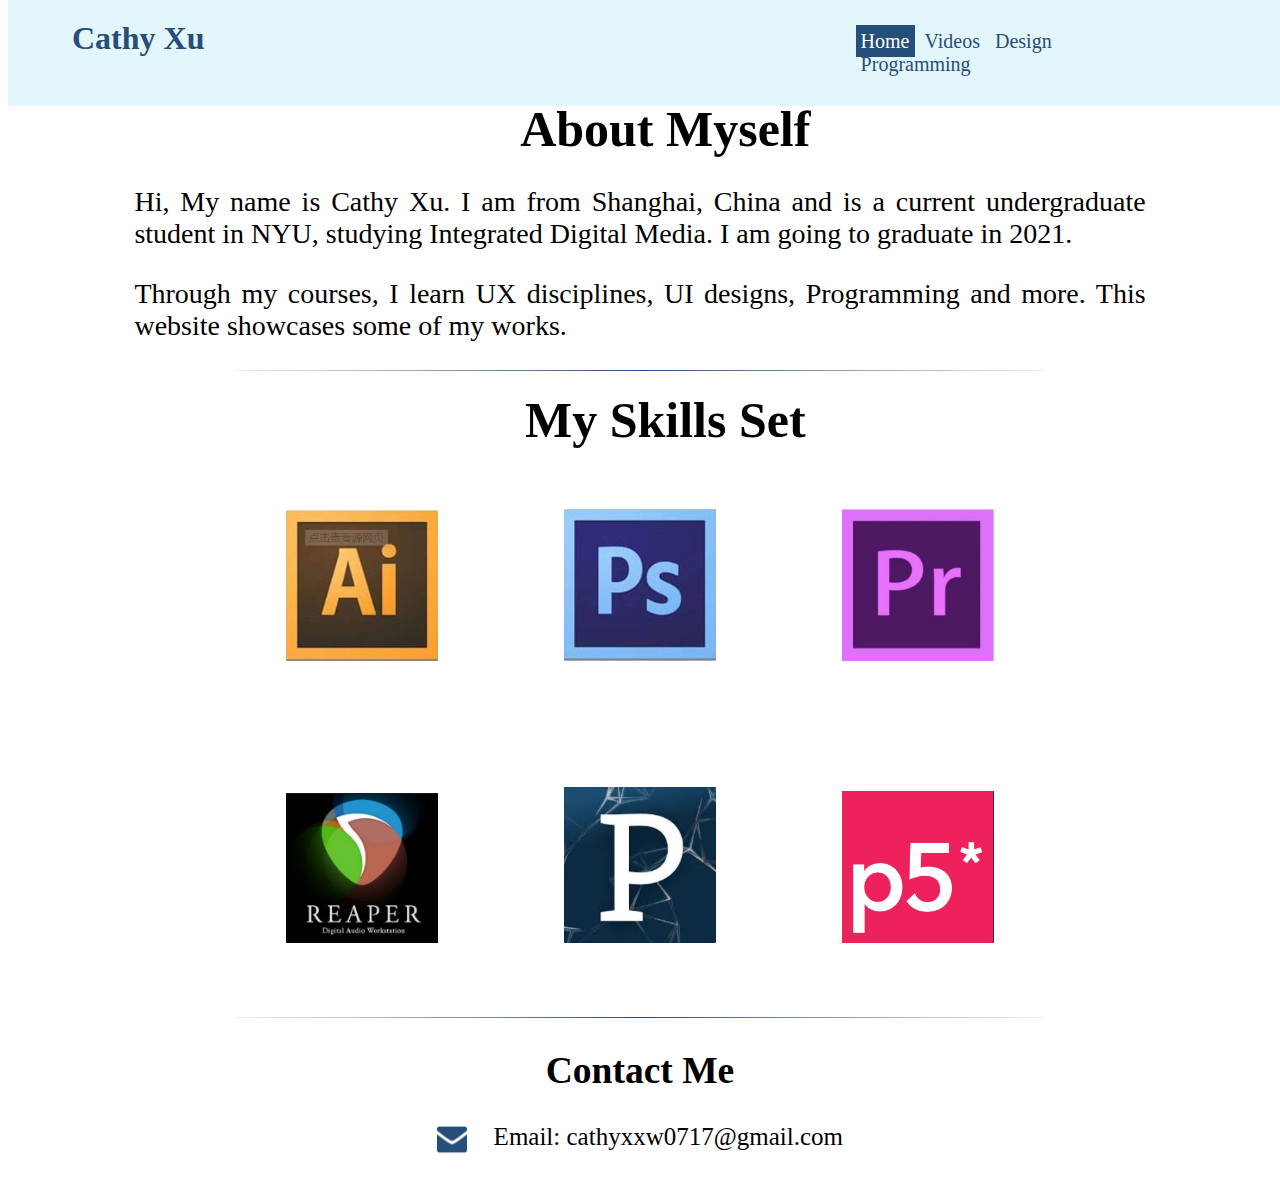
<file: Week_10/index.html>
<!DOCTYPE html>
<html>

<head>
    <meta charset="utf-8">
    <meta name="viewport" content="width=device-width, initial-scale=1.0">
    <title>Personal Portfolio</title>
    <!--Style Sheet linked-->
    <link href="css/style.css" rel="stylesheet">
</head>

<body>
    <!--Header Coding start from here, I have created heading of the portfolio in h1 tag and then I have created navigation menu by using nav tag and anchor tag inside it.-->
    <header>
        <h1 class="text">Cathy Xu</h1>
        <nav>
            <a class="active" href="index.html">Home</a>
            <a href="videos.html">Videos</a>
            <a href="ui.html">Design</a>
            <a href="programming.html">Programming</a>
        </nav>
    </header>
    <!-- Header tag end here-->
    <!-- Container coding start from here, I have created all other sections inside it
        1-Intro
		2-Skills
        3-Footer
        -->
    <div id="container">
        <!--My introduction section Start from here-->
        <section id="intro">
            <h1>About Myself</h1>
            <p>Hi, My name is Cathy Xu. I am from Shanghai, China and is a current undergraduate student in NYU, studying Integrated Digital Media. I am going to graduate in 2021. </p>
            <p>Through my courses, I learn UX disciplines, UI designs, Programming and more. This website showcases some of my works.</p>
        </section>
        <!--My Introduction End here-->
        <hr class="hr-style">
        <!--My Skills Section start from here, I have specified my Skills here by the use of images.-->
        <section id="skills">
            <h1>My Skills Set</h1>
            <div class="images">
                <img src="img/skills/SKILL1.png">
                <img src="img/skills/SKILL2.png">
                <img src="img/skills/SKILL3.png">
                <img src="img/skills/SKILL4.png">
                <img src="img/skills/SKILL5.png">
                <img src="img/skills/SKILL6.png">
            </div>
        </section>
        <!--My Skills section End here-->
        <hr class="hr-style">
        <!--Footer Section Start from here that contains my contact info-->
        <footer>
            <h2>Contact Me</h2>
            <p><img src="img/icons/email.png"> Email: cathyxxw0717@gmail.com</p>
        </footer>
        <!--Footer Section End here-->
    </div>
</body>
<script type="text/javascript">
var time = 0;
var text = document.getElementsByClassName('text')[0];
var colorArr = ["Aqua","Aquamarine","Blue","Cyan","DarkBlue"];

function split_cap() {
    var content = text.innerHTML;
    text.innerHTML = '';
    for (var i = 0; i < content.length; i++) {
        var letter = document.createElement('class');
        letter.className = i == 0 ? "cap" : "letter";
        letter.innerHTML = content.charAt(i);
        text.appendChild(letter);
    }
}

function split() {
    var content = text.innerHTML;
    text.innerHTML = '';
    for (var i = 0; i < content.length; i++) {
        var letter = document.createElement('class');
        letter.className = "letter";
        letter.innerHTML = content.charAt(i);
        text.appendChild(letter);
    }
}

function colorize() {
	var letters = document.getElementsByClassName("letter");
    for (var i = 0; i < letters.length; i++) {
        letters[i].style.color = colorArr[Math.floor(Math.random() * colorArr.length)];
    }
}

function jump() {
    var capStyle = document.getElementsByClassName("cap")[0].style;
    if (time == 0) {
        capStyle.color = "red";
        time = 1;
    } else {
        capStyle.color = "black";
        time = 0;
    }
}

//split_cap();
//setInterval(jump, 1000);
split();
setInterval(colorize, 1000);
</script>

</html>
</file>
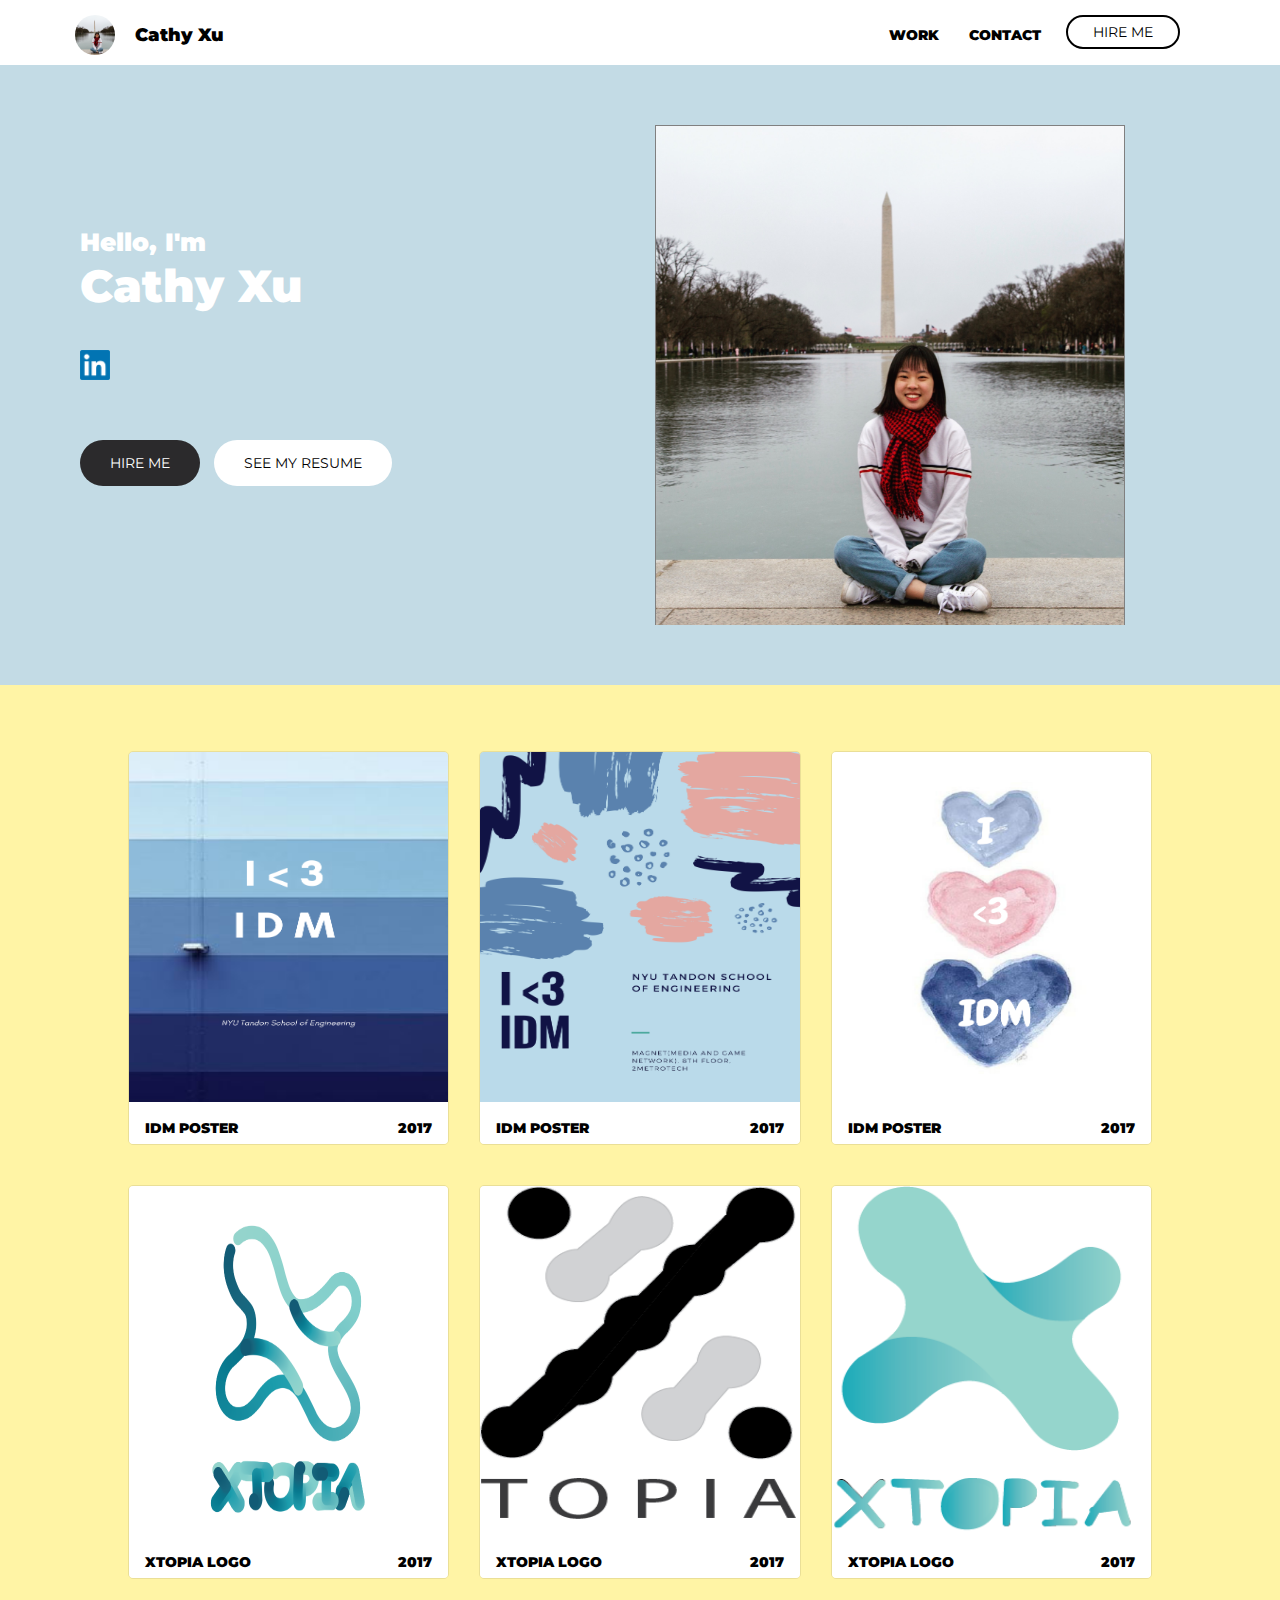
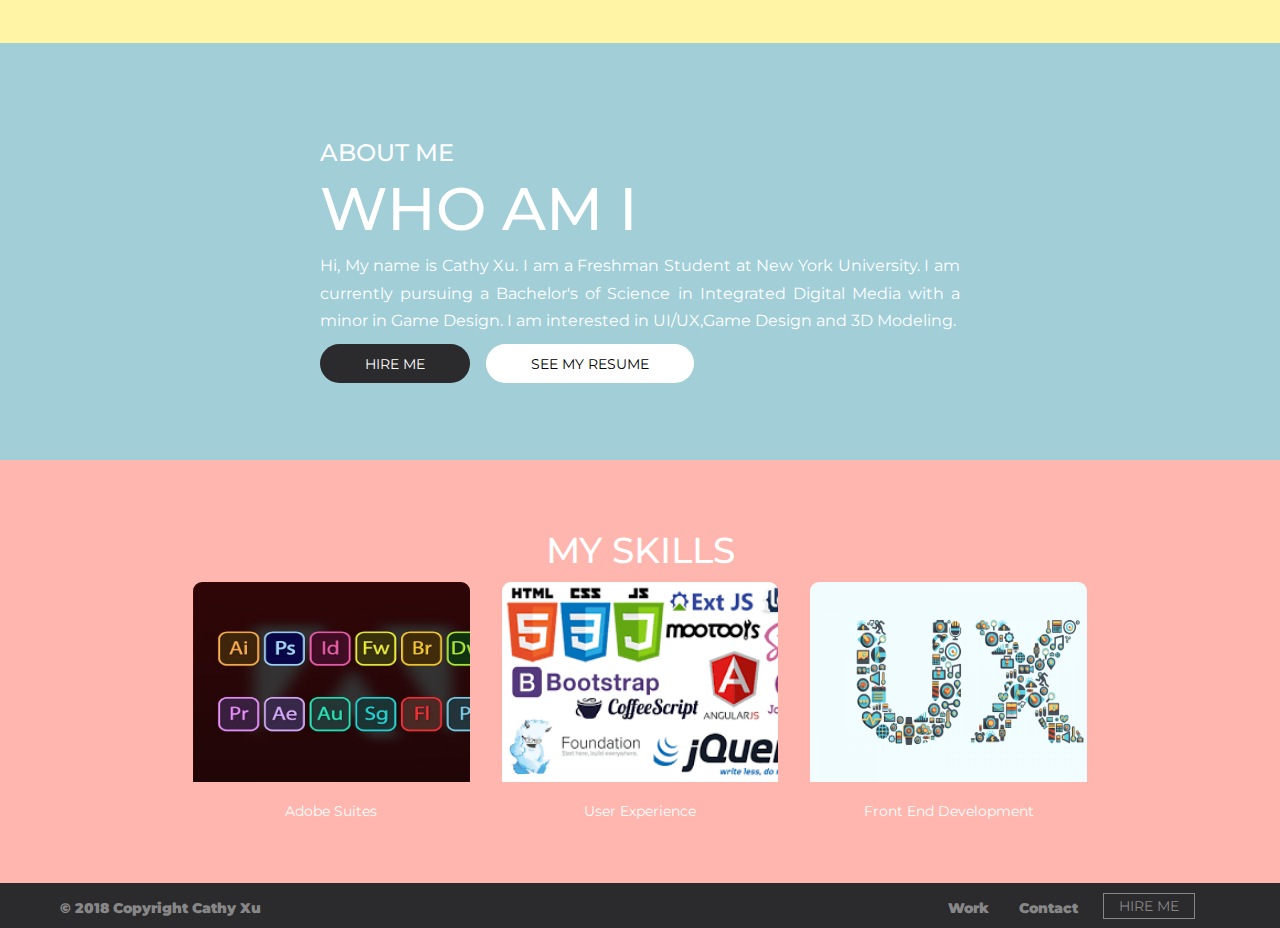
<file: Final/FinalProject/index.html>
<!DOCTYPE html>
<html>
	<head>
		<meta charset="utf-8">
		<meta name="viewport" content="width=device-width, initial-scale=1.0">

		<title>Cathy Xu Portfolio</title>
		
		<!--CSS Files Start-->
		<link rel="stylesheet" href="css/bootstrap.css">
		<link rel="stylesheet" href="css/style.css">
		<!--CSS Files End-->
		
		<!--Montserrat Font Google Api Start-->
		<link href='https://fonts.googleapis.com/css?family=Montserrat' rel='stylesheet'>
		<!--Montserrat Font Google Api End-->
		
		<!--Javascript Files Start-->
		<!--Bootstrap JS requires jquery Library-->
		<script src="js/jquery-3.2.1.js"></script>
		<script src="js/bootstrap.js"></script>
		<script src="js/script.js"></script>
		<!--Javascript File End-->
		
	</head>
	<body>
		<!--Main Container Start-->
		<div class="container-fluid">
			
			<!-- Main Menu Start-->
			<nav class="navbar navbar-default" role="navigation">
				<div class="navbar-header">
					<!--This button will appear on small devices as dropdown menu button.-->
					<button type="btn" class="navbar-toggle" data-toggle="collapse" data-target="#navbar-collapse">
						<span class="sr-only">Toggle navigation</span>
						<span class="icon-bar"></span>
						<span class="icon-bar"></span>
						<span class="icon-bar"></span>

					</button>
					<a class="navbar-brand" href="#"><img class="img-circle" width="40px" height="40px" src="img/headshot.jpg" style="float:left;"><p>Cathy Xu</p></a>
				</div>
				<div class="collapse navbar-collapse" id="navbar-collapse">
					<ul class="nav navbar-nav navbar-right">
						<li><a href="#projects">WORK</a></li>
						<li><a href="#about">CONTACT</a></li>
						<li><button class="btn" id="hire-me-btn" onclick="hire_me_popup();">HIRE ME</button></li>
					</ul>
				</div>
			</nav>
			<!-- Main Menu End-->
			
			<!-- Introduction Section Start-->
			<div id="intro">
				<div class="row">
					<div class="col-lg-6 col-md-6 col-sm-6 col-xs-6" id="intro-data">
						<p>Hello, I'm</p>
						<h1>Cathy Xu</h1>
						<a href="#" target="_blank"><img src="img/icon/LinkedIn-Logo-500x500.png" width="30px" height="30px"></a>
						<div id="buttons">
							<button class="btn" id="hire-me-button-2" onclick="hire_me_popup();">HIRE ME</button>
							<button class="btn" id="resume-button" onclick="resume_popup();">SEE MY RESUME</button>
						</div>
					</div>
					<div class="col-lg-6 col-md-6 col-sm-6 col-xs-6" id="image"><img src="img/headshot.jpg" class="img-responsive"></div>
				</div>
			</div>
			<!-- Introduction Section End-->
			
			<!-- Projects Section Start-->
			<div id="projects">
				<div class="row">
					<div class="col-lg-4 col-md-4 col-sm-6 col-xs-6">
						<a onclick="project_popup('modal-project','poster-view-1','poster-content');"><div class="project">
						<img src="img/POSTER1.png">
						<div class="title"><p>IDM POSTER<span>2017</span></p></div>
						</div></a>
					</div>
					<div class="col-lg-4 col-md-4 col-sm-6 col-xs-6">
						<a onclick="project_popup('modal-project','poster-view-2','poster-content');"><div class="project">
						<img src="img/POSTER2.png">
						<div class="title"><p>IDM POSTER<span>2017</span></p></div></div></a>
					</div>
					<div class="col-lg-4 col-md-4 col-sm-6 col-xs-6">
						<a onclick="project_popup('modal-project','poster-view-3','poster-content');"><div class="project">
						<img src="img/POSTER3.png">
						<div class="title"><p>IDM POSTER<span>2017</span></p></div></div></a>
					</div>
					<div class="col-lg-4 col-md-4 col-sm-6 col-xs-6">
						<a onclick="project_popup('modal-project','project-view-1','project-content');"><div class="project">
						<img src="img/PROJECT1.png">
						<div class="title"><p>XTOPIA LOGO<span>2017</span></p></div></div></a>
					</div>
					<div class="col-lg-4 col-md-4 col-sm-6 col-xs-6">
						<a onclick="project_popup('modal-project','project-view-2','project-content');"><div class="project">
						<img src="img/PROJECT2.png">
						<div class="title"><p>XTOPIA LOGO<span>2017</span></p></div></div></a>
					</div>
					<div class="col-lg-4 col-md-4 col-sm-6 col-xs-6">
						<a  onclick="project_popup('modal-project','project-view-3','project-content');"><div class="project">
						<img src="img/PROJECT3.png">
						<div class="title"><p>XTOPIA LOGO<span>2017</span></p></div></div></a>
					</div>
				</div>
			</div>
			<!-- Projects Section End-->
			
			<!-- About Section Start-->
			<div id="about">
				<div class="row">
					<div class="col-lg-12 col-md-12">
						<h3>ABOUT ME</h3>
						<h1>WHO AM I</h1>
						<p>Hi, My name is Cathy Xu. I am a Freshman Student at New York University. I am currently pursuing a Bachelor's of Science in Integrated Digital Media with a minor in Game Design. I am interested in UI/UX,Game Design and 3D Modeling.</p>
						<div id="buttons">
							<button class="btn" id="hire-me-button-3" onclick="hire_me_popup();">HIRE ME</button>
							<button class="btn" id="resume-button-2" onclick="resume_popup();">SEE MY RESUME</button>
						</div>
					</div>
				</div>
			</div>
			<!-- About Section End-->
			
			<!-- Skills Section Start-->
			<div id="skills">
				<div class="row">
					<h1>MY SKILLS</h1>
					<div class="col-lg-4 col-md-4">
						<div class="skill">
							<img src="img/skills1.jpg" height="200px" width="320px">
							<div class="title">
								<p>Adobe Suites</p>
							</div>
						</div>
					</div>
					<div class="col-lg-4 col-md-4">
						<div class="skill">
							<img src="img/skills2.png" height="200px" width="320px">
							<div class="title">
								<p>User Experience</p>
							</div>
						</div>
					</div>
					<div class="col-lg-4 col-md-4">
						<div class="skill">
							<img src="img/skills3.png" height="200px" width="320px">
							<div class="title">
							<p>Front End Development</p>
							</div>
						</div>
					</div>
				</div>
			</div>
			<!-- Skills Section End-->
			
			<!--Footer Section Start-->
			<div id="footer">
				<nav class="navbar navbar-default" role="navigation">
					<p id="copyright">
						&copy; 2018 Copyright Cathy Xu
					</p>
					<ul class="nav navbar-nav navbar-right">
						<li><a href="#projects">Work</a></li>
						<li><a href="#about">Contact</a></li>
						<li><button class="btn" id="hire-me-btn-4" onclick="hire_me_popup();">HIRE ME</button></li>
					</ul>
			</nav>
			</div>
			<!--Footer Section End-->
			
			<!--Hire Me Popup Start-->
			<div id="modal-hire-me" class="modal-overlay">
				<div class="modal-content">
					<span class="close close-1">&times;</span>
					<h1 class="text-center">LET'S TALK</h1>
					<p class="text-center">CALL ME OR SEND ME A REQUEST</p>
					<p class="text-center"><img src="img/icon/phone.png" width="20px" height="20px">&nbsp;&nbsp;&nbsp;(347) 522 1764</p>
					<p class="text-center"><img src="img/icon/email.png" width="20px" height="20px">&nbsp;&nbsp;&nbsp;xx706@nyu.edu</p>
					<form role="form">
						<div class="form-group">
							<label for="email">Address e-mail</label>
							<input type="email" class="form-control" id="email" placeholder="Address e-mail">
						</div>
						<div class="form-group">
							<label for="request">Request</label>
							<textarea class="form-control" id="request" placeholder="Type your request" cols="45" rows="8"></textarea>
						</div>
						<div class="text-center">
							<button type="submit" class="btn btn-default">SEND</button>
						</div>
					</form>
				</div>
			</div>
			<!--Hire Me Popup End-->
			
			<!--Resume Popup Start-->
			<div id="modal-resume" class="modal-overlay">
				<div class="modal-content-2">
					<span class="close close-2">&times;</span>
					<h1 class="text-center">RESUME</h1>
					<div class="row buttons">
						<div class="col-lg-6 col-md-6 col-sm-6 col-xs-6 text-right">
							<a href="resume/Resume.pdf" class="btn btn-default" target="_blank">DOWNLOAD PDF</a>
						</div>
						<div class="col-lg-6 col-md-6 col-sm-6 col-xs-6">
							<button type="submit" class="btn btn-default" onclick="print_resume('modal-resume')">PRINT</button>
						</div>
					</div>
					<table class="row" id="exp-edu">
						<tr>
							<td class="col-lg-6 col-md-6 col-sm-6 col-xs-6 text-right" id="exp">
								<h4>EXPERIENCE</h4>
								<div class="experience">
									<p class="year">JUN 2017-AUG 2017</p>
									<h5>Graphic Design Assistant</h5>
									<p class="place"><i>Baosteel Group Co.</i></p>
									<p>Shanghai City,China</p>
									<p>Shadowed Graphic Designer</p>
								</div>
								<div class="experience">
									<p class="year">MAY 2017-JUN 2017</p>
									<h5>Admissions Assistant</h5>
									<p class="place"><i>The Pennington School</i></p>
									<p>Pennington, New Jersey</p>
									<p>High School Internship Program working as Admission Assistant</p>
								</div>
								<div class="experience">
									<p class="year">SEP 2016-JUN 2017</p>
									<h5>STUDENT Ambassador</h5>
									<p class="place"><i>The Pennington School</i></p>
									<p>Pennington, New Jersey</p>
								</div>
							</td>
							<td class="col-lg-6 col-md-6 col-sm-6 col-xs-6" id="edu">
								<h4>EDUCATION</h4>
								<div class="education first">
									<p class="year">2017-2021</p>
									<h5>New York University</h5>
									<p class="degree">Bachelor of Science-BS</p>
									<p class="degree">Integrated Digital Media</p>
								</div>
								<div class="education">
									<p class="year">2013-2017</p>
									<h5>The Pennington School</h5>
									<p class="degree">High School</p>
								</div>
								<h4>SKILLS</h4>
								<div class="skills">
									<table style="width"100%;>
									<tr>
										<td class="skill"><p>English</p></td>
										<td><div class="progress"><div class="progress-bar" role="progressbar" aria-valuenow="80" aria-valuemin="0" aria-valuemax="100" style="width:80%;"></div></div></td>
									</tr>
									<tr>
										<td class="skill"><p>Chinese</p></td>
										<td><div class="progress"><div class="progress-bar" role="progressbar" aria-valuenow="90" aria-valuemin="0" aria-valuemax="100" style="width:90%;"></div></div></td>
									</tr>
									<tr>
										<td class="skill"><p>Photoshop</p></td>
										<td><div class="progress"><div class="progress-bar" role="progressbar" aria-valuenow="80" aria-valuemin="0" aria-valuemax="100" style="width:80%;"></div></div></td>
									</tr>
									<tr>
										<td class="skill"><p>UX</p></td>
										<td><div class="progress"><div class="progress-bar" role="progressbar" aria-valuenow="70" aria-valuemin="0" aria-valuemax="100" style="width:70%;"></div></div></td>
									</tr>
									</table>
								</div>
								<h4>Awards</h4>
								<div class="awards">
									<table>
									<tr>
										<td class="year-td"><p class="year">2018</p></td>
										<td><h5>The Josh Goldfaden Award</h5>
											<p class="place"><i>NYU Expository Writing Program</i></p>
											<p>Students who have made exceptional contributions to the class as a community of readers and writers and honor them formally</p></td>
									</tr>
									<tr>
										<td class="year-td"><p class="year">2016</p></td>
										<td><h5>The Cum Laude Society</h5>
											<p class="place"><i>The Pennington School</i></p>
										</td>
									</tr>
								</table>
							</div>
							
							</td>
						</tr>
					 </table>
					<div class="text-center buttons">
						<button class="btn btn-default" id="hire-me-btn-5" onclick="hire_me_popup();">HIRE ME</button>
					</div>
				    </div>
			</div>
			<!--Resume Me Popup End-->
			
			<!--Project View Popup Start-->
			<div id="modal-project" class="modal-overlay">
				<div class="modal-content-3">
					<span class="close close-3">&times;</span>
					<div class="row">
						<div class="col-lg-8 col-md-8 col-sm-8 project-view" id="poster-view-1"><img src="img/POSTER1.png" class="img-responsive" width="100%" height="100%"></div>
						<div class="col-lg-8 col-md-8 col-sm-8 project-view" id="poster-view-2" ><img src="img/POSTER2.png" class="img-responsive" width="100%" height="100%"></div>
						<div class="col-lg-8 col-md-8 col-sm-8 project-view" id="poster-view-3"><img src="img/POSTER3.png" class="img-responsive" width="100%" height="100%"></div>
						<div class="col-lg-8 col-md-8 col-sm-8 project-view" id="project-view-1"><img src="img/PROJECT1.png" class="img-responsive" width="100%" height="100%"></div>
						<div class="col-lg-8 col-md-8 col-sm-8 project-view" id="project-view-2"><img src="img/PROJECT2.png" class="img-responsive" width="100%" height="100%"></div>
						<div class="col-lg-8 col-md-8 col-sm-8 project-view" id="project-view-3"><img src="img/PROJECT3.png"  class="img-responsive" width="100%" height="100%"></div>
						<div class="col-lg-4 col-md-4 col-sm-4" id="poster-content">
							<h2>1&lt;3 IDM</h2>
							<h4>2017</h4>
							<p>I designed this Poster for my Ideation and Prototyping class. I used Photoshop to design the Posters.I learned Photoshop throughout the process by myself.</p>
						</div>
						<div class="col-lg-4 col-md-4 col-sm-4" id="project-content">
							<h2>XTOPIA LOGO</h2>
							<h4>2018</h4>
							<p>I designed this Logo for my Visual Foundation Class. I come up with this imaginery company that dedicated to smarthome app.I used Illustrator and Photoshop.</p>
						</div>
					</div>
				 </div>
			</div>
			<!--Resume Me Popup End-->
			
		</div>
		<!--Main Container End-->
	</body>
</html>
</file>
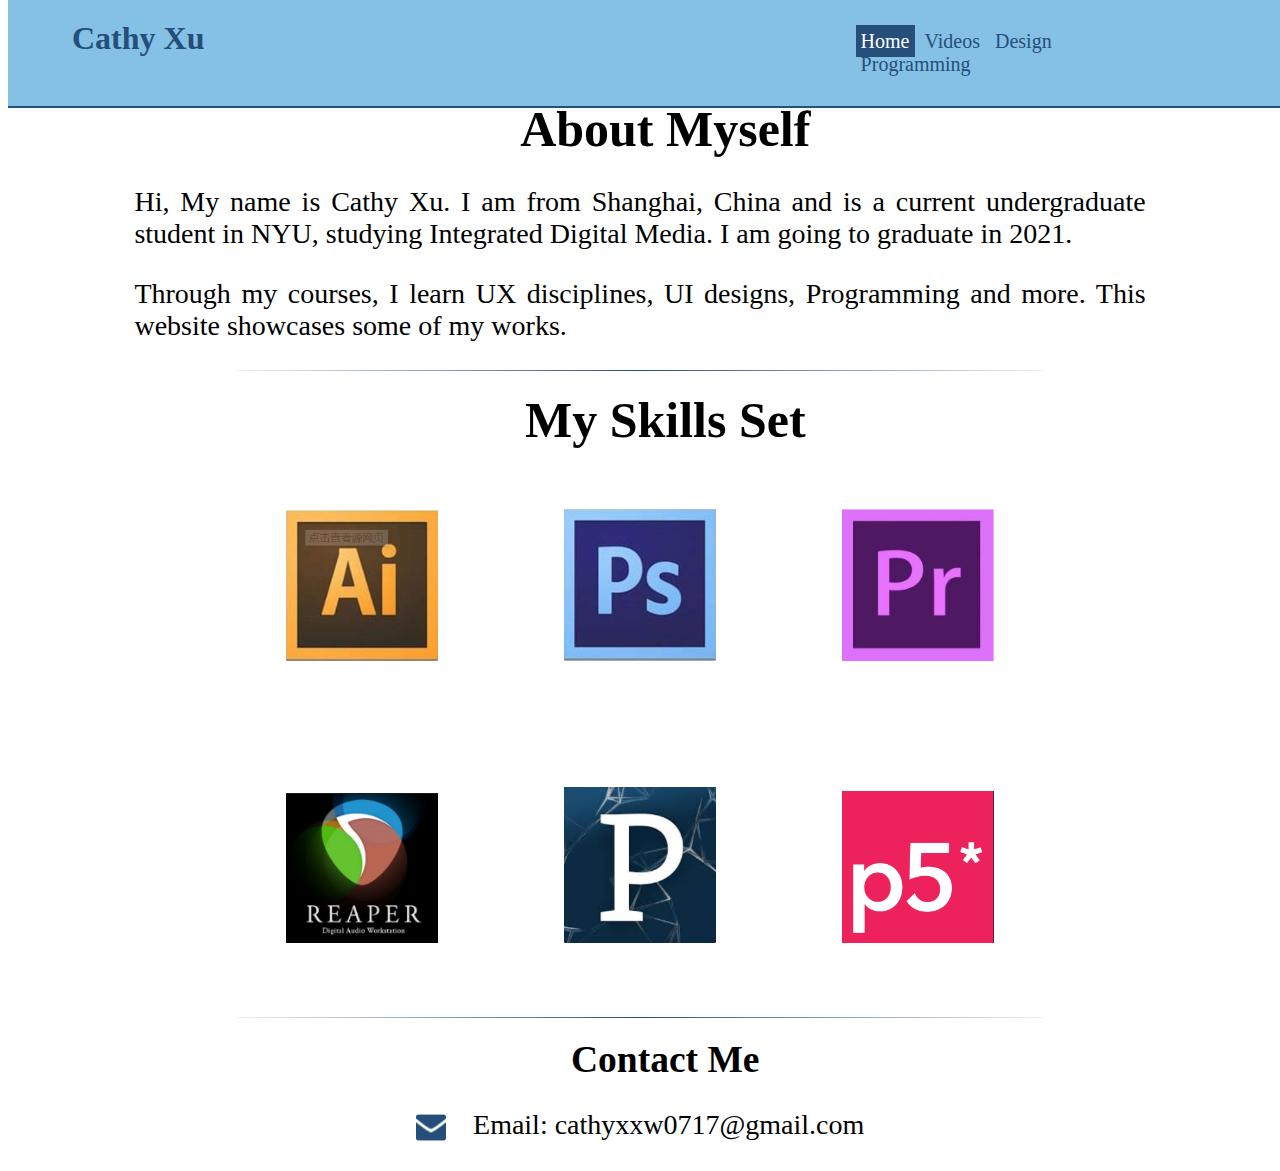
<file: Midterm/Portfolio/index.html>
<!DOCTYPE html>
<html>
	<head>
		<meta charset="utf-8">
		<meta name="viewport" content="width=device-width, initial-scale=1.0">
		<title>Personal Portfolio</title>
		<!--Style Sheet linked-->
		<link href="css/style.css" rel="stylesheet">
	</head>
	<body>
		<!--Header Coding start from here, I have created heading of the portfolio in h1 tag and then I have created navigation menu by using nav tag and anchor tag inside it.-->
		<header>
			<h1>Cathy Xu</h1>
			<nav>
				<a class="active" href="index.html">Home</a>
				<a href="videos.html">Videos</a>
				<a href="ui.html">Design</a>
				<a href="programming.html">Programming</a>
			</nav>
		</header>
		<!-- Header tag end here-->
		
		<!-- Container coding start from here, I have created all other sections inside it
        1-Intro
		2-Skills
        3-Footer
        -->
		<div id="container">
			<!--My introduction section Start from here-->
		    <section id="intro">
				<h1>About Myself</h1>
				<p>Hi, My name is Cathy Xu. I am from Shanghai, China and is a current undergraduate student in NYU, studying Integrated Digital Media. I am going to graduate in 2021. </p>
				<p>Through my courses, I learn UX disciplines, UI designs, Programming and more. This website showcases some of my works.</p>
		    </section>
			<!--My Introduction End here-->
			<hr class="hr-style">
			<!--My Skills Section start from here, I have specified my Skills here by the use of images.-->
			<section id="skills">
				<h1>My Skills Set</h1>
				<div class="images">
					<img src="img/skills/SKILL1.png">
					<img src="img/skills/SKILL2.png">
					<img src="img/skills/SKILL3.png">
					<img src="img/skills/SKILL4.png">
					<img src="img/skills/SKILL5.png">
					<img src="img/skills/SKILL6.png">
				</div>
			</section>
			<!--My Skills section End here-->
			<hr class="hr-style">
			<!--Footer Section Start from here that contains my contact info-->
			<footer>
				<h1>Contact Me</h1>
				<p><img src="img/icons/email.png"> Email: cathyxxw0717@gmail.com</p>
			</footer>
			<!--Footer Section End here-->
		</div>
	</body>
</html>
</file>
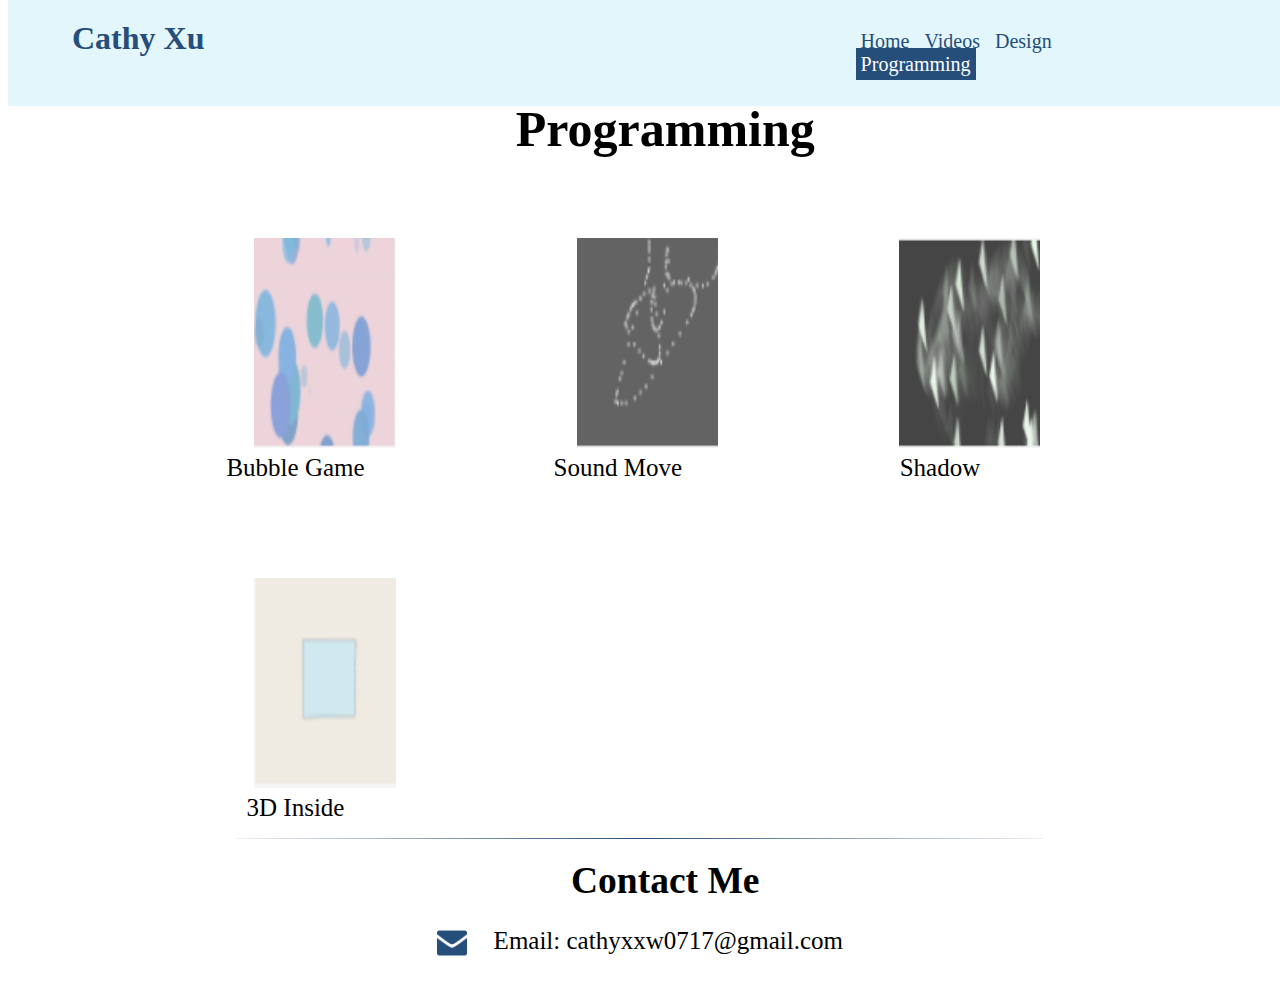
<file: Week_10/programming.html>
<!DOCTYPE html>
<html>
	<head>
		<meta charset="utf-8">
		<meta name="viewport" content="width=device-width, initial-scale=1.0">
		<title>Personal Portfolio</title>
		<!--Style Sheet linked-->
		<link href="css/style.css" rel="stylesheet">
	</head>
	<body>
		<!--Header Coding start from here, I have created heading of the portfolio in h1 tag and then I have created navigation menu by using nav tag and anchor tag inside it.-->
		<header>
			<h1>Cathy Xu</h1>
			<nav>
				<a href="index.html">Home</a>
				<a href="videos.html">Videos</a>
				<a href="ui.html">Design</a>
				<a class="active" href="programming.html">Programming</a>
			</nav>
		</header>
		<!-- Header tag end here-->
		
		<!-- Container coding start from here, I have created all other sections inside it
        1-Intro
		2-Skills
        3-Footer
        -->
		<div id="container">
			<section id="skills">
				<h1>Programming</h1>
				<div class="images">
					<div class="image-box">
						<a href="https://www.openprocessing.org/sketch/476894"><img src="img/programming/Programming1.png" class="hover"></a>
						<span>Bubble Game</span>
					</div>
					<div class="image-box">
						<a href="https://www.openprocessing.org/sketch/475682"><img src="img/programming/Programming2.png" class="hover"></a>
						<span>Sound Move</span>
					</div>
					<div class="image-box">
						<a href="https://www.openprocessing.org/sketch/469012"><img src="img/programming/Programming3.png" class="hover"></a>
						<span>Shadow</span>
					</div>
					<div class="image-box">
						<a href="https://www.openprocessing.org/sketch/472200"><img src="img/programming/Programming4.png" class="hover"></a>
						<span>3D Inside</span>
					</div>
				</div>
			</section>
			<hr class="hr-style">
			<!--Footer Section Start from here that contains my contact info-->
			<footer>
				<h1>Contact Me</h1>
				<p><img src="img/icons/email.png"> Email: cathyxxw0717@gmail.com</p>
			</footer>
			<!--Footer Section End here-->
		</div>
		<!--Container Section End here-->
	</body>
</html>
</file>
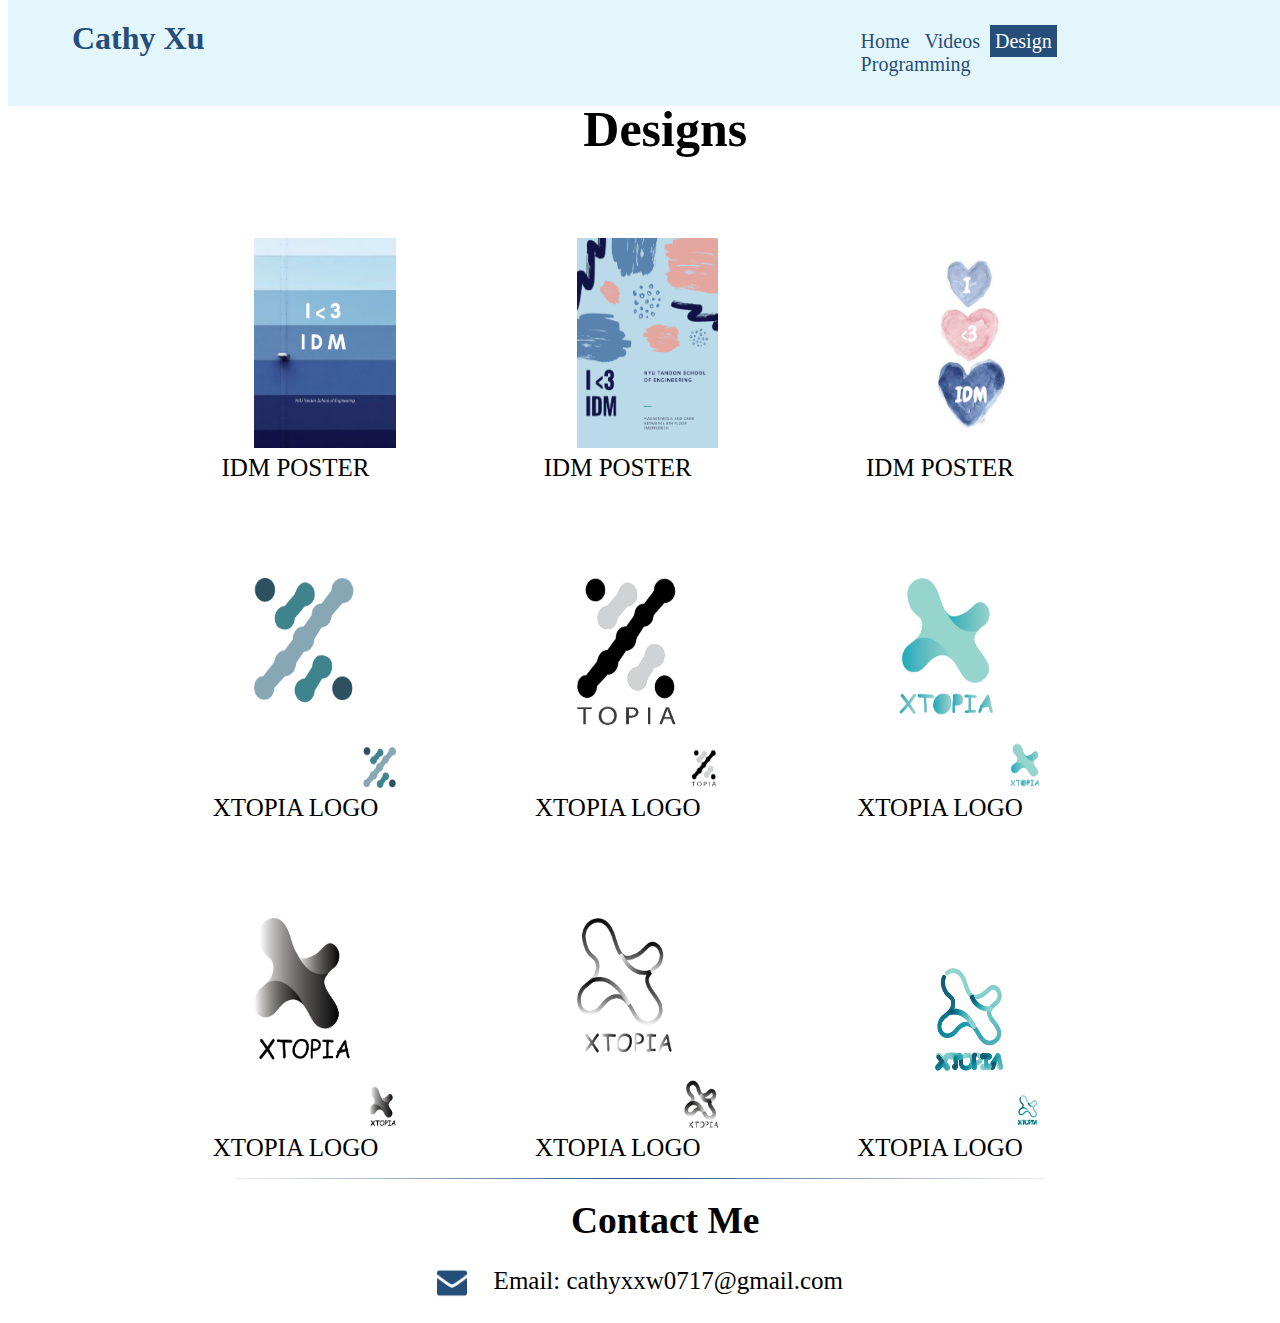
<file: Week_10/ui.html>
<!DOCTYPE html>
<html>

<head>
    <meta charset="utf-8">
    <meta name="viewport" content="width=device-width, initial-scale=1.0">
    <title>Personal Portfolio</title>
    <!--Style Sheet linked-->
    <link href="css/style.css" rel="stylesheet">
</head>

<body>
    <!--Header Coding start from here, I have created heading of the portfolio in h1 tag and then I have created navigation menu by using nav tag and anchor tag inside it.-->
    <header>
        <h1>Cathy Xu</h1>
        <nav>
            <a href="index.html">Home</a>
            <a href="videos.html">Videos</a>
            <a class="active" href="ui.html">Design</a>
            <a href="programming.html">Programming</a>
        </nav>
    </header>
    <!-- Header tag end here-->
    <!-- Container coding start from here, I have created all other sections inside it
        1-Intro
        2-Skills
        3-Footer
        -->
    <div id="container">
        <section id="skills">
            <h1>Designs</h1>
            <div class="images">
                <div class="image-box">
                    <img id="myImg" src="img/ui/UI-1.png" alt="IDM POSTER">
                    <div id="myModal" class="modal">
                        <span class="close">&times;</span>
                        <img class="modal-content" id="img01">
                        <div id="caption"></div>
                    </div>
                    <span>IDM POSTER</span>
                </div>
                <div class="image-box">
                    <img src="img/ui/UI-2.png">
                    <span>IDM POSTER</span>
                </div>
                <div class="image-box">
                    <img src="img/ui/UI-3.png">
                    <span>IDM POSTER</span>
                </div>
                <div class="image-box">
                    <img src="img/ui/UI-6.png">
                    <span>XTOPIA LOGO</span>
                </div>
                <div class="image-box">
                    <img src="img/ui/UI-7.png">
                    <span>XTOPIA LOGO</span>
                </div>
                <div class="image-box">
                    <img src="img/ui/UI-8.png">
                    <span>XTOPIA LOGO</span>
                </div>
                <div class="image-box">
                    <img src="img/ui/UI-9.png">
                    <span>XTOPIA LOGO</span>
                </div>
                <div class="image-box">
                    <img src="img/ui/UI-10.png">
                    <span>XTOPIA LOGO</span>
                </div>
                <div class="image-box">
                    <img src="img/ui/UI-13.png">
                    <span>XTOPIA LOGO</span>
                </div>
            </div>
        </section>
        <hr class="hr-style">
        <!--Footer Section Start from here that contains my contact info-->
        <footer>
            <h1>Contact Me</h1>
            <p><img src="img/icons/email.png"> Email: cathyxxw0717@gmail.com</p>
        </footer>
        <!--Footer Section End here-->
    </div>
    <!--Container Section End here-->
</body>
<!--Enlarge the image using Javascript-->
<script>
var modal = document.getElementById('myModal');


var img = document.getElementById('myImg');
var modalImg = document.getElementById("img01");
var captionText = document.getElementById("caption");
img.onclick = function() {
    modal.style.display = "block";
    modalImg.src = this.src;
    captionText.innerHTML = this.alt;
}


var span = document.getElementsByClassName("close")[0];

// When the user clicks on <span> (x), close the modal
span.onclick = function() {
    modal.style.display = "none";
}
</script>

</html>
</file>
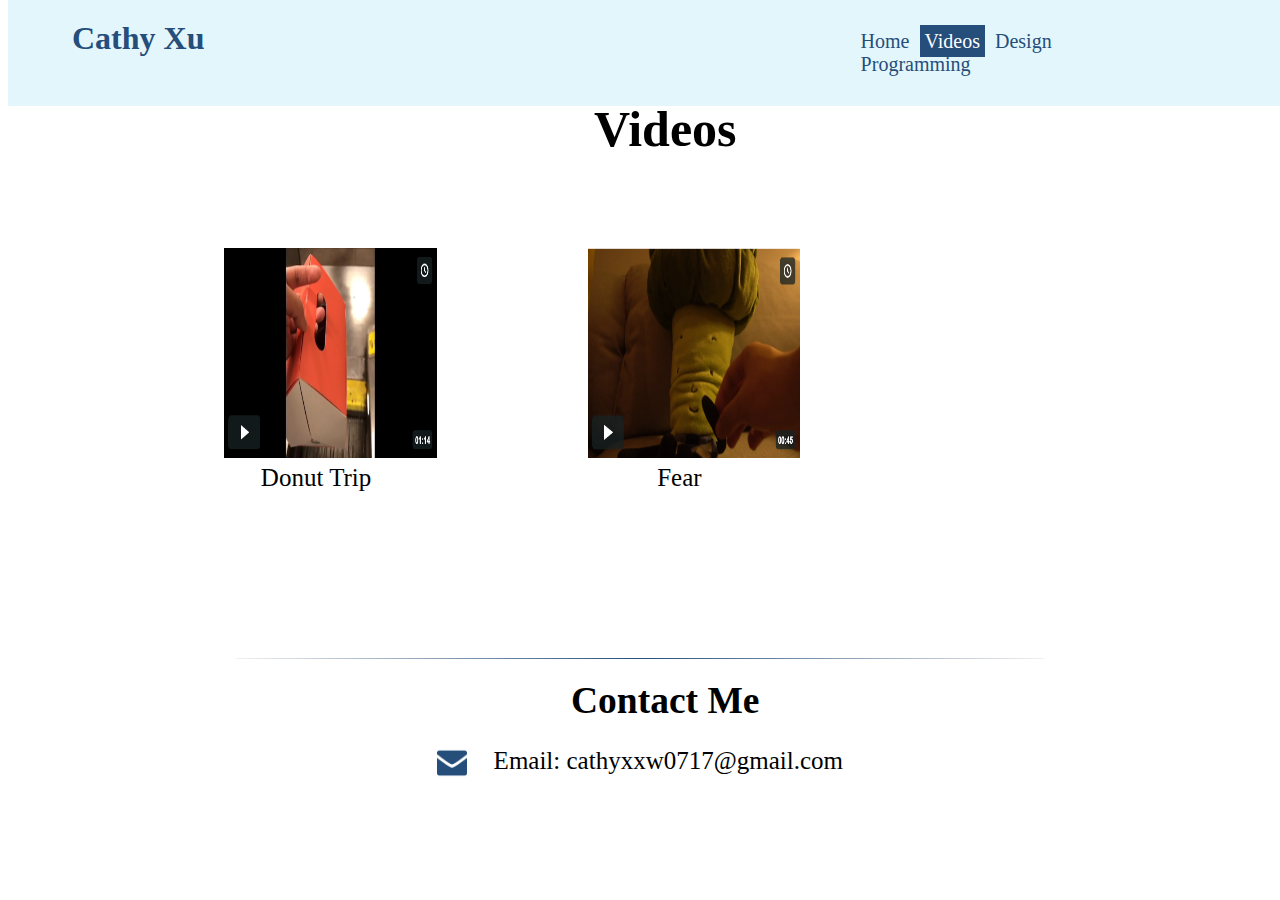
<file: Week_10/videos.html>
<!DOCTYPE html>
<html>

<head>
    <meta charset="utf-8">
    <meta name="viewport" content="width=device-width, initial-scale=1.0">
    <title>Personal Portfolio</title>
    <!--Style Sheet linked-->
    <link href="css/style.css" rel="stylesheet">
</head>

<body>
    <!--Header Coding start from here, I have created heading of the portfolio in h1 tag and then I have created navigation menu by using nav tag and anchor tag inside it.-->
    <header>
        <h1>Cathy Xu</h1>
        <nav>
            <a href="index.html">Home</a>
            <a class="active" href="videos.html">Videos</a>
            <a href="ui.html">Design</a>
            <a href="programming.html">Programming</a>
        </nav>
    </header>
    <!-- Header tag end here-->
    <!-- Container coding start from here, I have created all other sections inside it
        1-Intro
		2-Skills
        3-Footer
        -->
    <div id="container">
        <section id="skills" style="min-height:550px; overflow:hidden;">
            <h1>Videos</h1>
            <div class="images ux">
                <div class="image-box">
                    <a href="https://vimeo.com/239385478"><img src="img/ux/Video1.png" class="hover"></a>
                    <span>Donut Trip</span>
                </div>
                <div class="image-box">
                    <a href="https://vimeo.com/236359472"><img src="img/ux/Video2.png" class="hover"></a>
                    <span>Fear</span>
                </div>
            </div>
        </section>
        <hr class="hr-style">
        <!--Footer Section Start from here that contains my contact info-->
        <footer>
            <h1>Contact Me</h1>
            <p><img src="img/icons/email.png"> Email: cathyxxw0717@gmail.com</p>
        </footer>
        <!--Footer Section End here-->
    </div>
    <!--Container Section End here-->
</body>

</html>
</file>
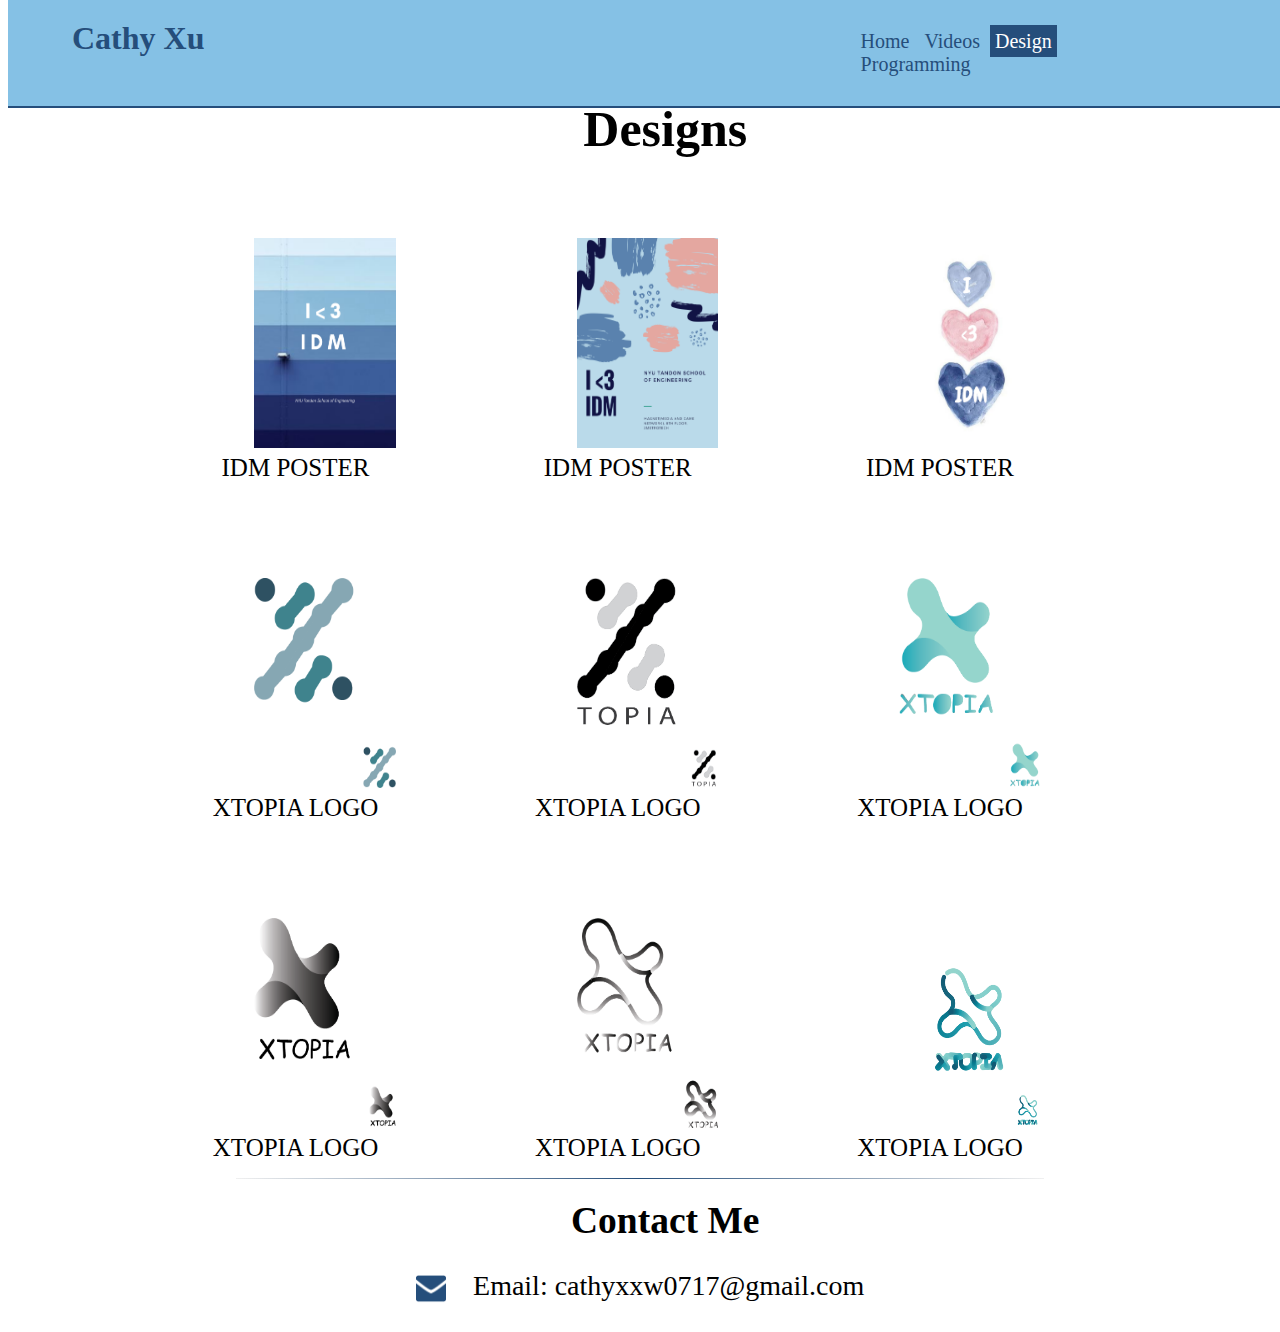
<file: Midterm/Portfolio/ui.html>
<!DOCTYPE html>
<html>

<head>
    <meta charset="utf-8">
    <meta name="viewport" content="width=device-width, initial-scale=1.0">
    <title>Personal Portfolio</title>
    <!--Style Sheet linked-->
    <link href="css/style.css" rel="stylesheet">
</head>

<body>
    <!--Header Coding start from here, I have created heading of the portfolio in h1 tag and then I have created navigation menu by using nav tag and anchor tag inside it.-->
    <header>
        <h1>Cathy Xu</h1>
        <nav>
            <a href="index.html">Home</a>
            <a href="videos.html">Videos</a>
            <a class="active" href="ui.html">Design</a>
            <a href="programming.html">Programming</a>
        </nav>
    </header>
    <!-- Header tag end here-->
    <!-- Container coding start from here, I have created all other sections inside it
        1-Intro
		2-Skills
        3-Footer
        -->
    <div id="container">
        <section id="skills">
            <h1>Designs</h1>
            <div class="images">
                <div class="image-box">
                    <img src="img/ui/UI-1.png">
                    <span>IDM POSTER</span>
                </div>
                <div class="image-box">
                    <img src="img/ui/UI-2.png">
                    <span>IDM POSTER</span>
                </div>
                <div class="image-box">
                    <img src="img/ui/UI-3.png">
                    <span>IDM POSTER</span>
                </div>
                <!-- <div class="image-box">
						<img src="img/ui/UI-4.png">
						<span>IDM POSTER</span>
					</div>
					<div class="image-box">
						<img src="img/ui/UI-5.png">
						<span>Some text</span>
					</div> -->
                <div class="image-box">
                    <img src="img/ui/UI-6.png">
                    <span>XTOPIA LOGO</span>
                </div>
                <div class="image-box">
                    <img src="img/ui/UI-7.png">
                    <span>XTOPIA LOGO</span>
                </div>
                <div class="image-box">
                    <img src="img/ui/UI-8.png">
                    <span>XTOPIA LOGO</span>
                </div>
                <div class="image-box">
                    <img src="img/ui/UI-9.png">
                    <span>XTOPIA LOGO</span>
                </div>
                <div class="image-box">
                    <img src="img/ui/UI-10.png">
                    <span>XTOPIA LOGO</span>
                </div>
                <div class="image-box">
                    <img src="img/ui/UI-13.png">
                    <span>XTOPIA LOGO</span>
                </div>
            </div>
        </section>
        <hr class="hr-style">
        <!--Footer Section Start from here that contains my contact info-->
        <footer>
            <h1>Contact Me</h1>
            <p><img src="img/icons/email.png"> Email: cathyxxw0717@gmail.com</p>
        </footer>
        <!--Footer Section End here-->
    </div>
    <!--Container Section End here-->
</body>

</html>
</file>
<file: Week_10/css/style.css>
<link href="https://fonts.googleapis.com/css?family=Amita" rel="stylesheet">body {
    padding: 0px;
    margin: 0px;
    color: #254e7b;
    font-weight: 400;
    letter-spacing: 0em;
    line-height: 1.6em;
    font-family: 'Orbitrn';
    background-color: #B2D6E8;
}



/*Header Styling Starts from here*/

header {
    margin-bottom: 10px;
    padding-top: 20px;
    padding-bottom: 20px;
    position: fixed;
    width: 100%;
    top: 0px;
    overflow: hidden;
    background-color: #E3F6FC;
    color: #254e7b;
}

h1 {
    display: inline-block;
    margin: 0px;
    margin-left: 5%;
}

.intro,
.p {
    text-align: center;
}

.hr-style {
    width: 80%;
    border: 0;
    height: 1px;
    background-image: -webkit-linear-gradient(left, #f0f0f0, #254e7b, #f0f0f0);
    background-image: -moz-linear-gradient(left, #f0f0f0, #254e7b, #f0f0f0);
    background-image: -ms-linear-gradient(left, #f0f0f0, #254e7b, #f0f0f0);
    background-image: -o-linear-gradient(left, #f0f0f0, #254e7b, #f0f0f0);
    margin-bottom: 20px;
}

footer p {
    font-family: 'Amita', cursive;
    font-size: 25px;
}

span {
    font-family: 'Amita', cursive;
}



/*Navigation Coding starts from here*/

nav {
    /*border: 2px solid black;*/
    width: 25%;
    padding: 10px;
    float: right;
    margin-right: 8%;
    display: inline-block;
    font-size: 20px;
}

nav a {
    padding: 5px;
    text-decoration: none;
    color: #254e7b;
}

nav a:hover {
    color: white;
}

nav .active {
    background-color: #254e7b;
    color: white;
}

.text{

}

.letter{
    margin-top: 0px;
}

.cap{
    margin-top: 0px;
}


/*Navigation coding Ends here*/


/*Header Styling Ends here*/


/*Container Styling Starts from here*/

#container {
    width: 80%;
    margin: auto;
    margin-top: 100px;
}

#intro,
#skills,
footer {
    text-align: center;
    font-size: 25px;
}

#intro p {
    text-align: justify;
    font-family: 'Amita', cursive;
    font-size: 28px;
}

#container #intro {
    background: url(https://st.depositphotos.com/1011596/4441/i/950/depositphotos_44417611-stock-photo-blue-marble-texture-light-pattern.jpg) no-repeat center center fixed;
    -webkit-background-size: cover;
    -moz-background-size: cover;
    -o-background-size: cover;
    background-size: cover;
}

.images img {
    width: 15%;
    height: 15%;
    padding: 60px;
}

footer h1 {
    font-size: 1.5em;
}

footer img {
    width: 3%;
    height: 3%;
    vertical-align: middle;
    margin-right: 20px;
}

.image-box {
    width: 20%;
    height: 300px;
    float: left;
    padding: 60px;
    padding-top: 20px;
    padding-bottom: 20px;
    text-align: center;
}

.image-box img {
    width: 70%;
    height: 70%;
    padding-bottom: 0px;
}

.ux .image-box {
    width: 30%;
    height: 300px;
    padding: 30px;
}





/*Container Styling Ends here*/


/*Enlarge Image*/

#myImg {
    border-radius: 5px;
    cursor: pointer;
    transition: 0.3s;
}

#myImg:hover {
    opacity: 0.7;
}

.modal {
    display: none;
    position: fixed;
    z-index: 1;
    padding-top: 100px;
    left: 0;
    top: 0;
    width: 100%;
    height: 100%;
    overflow: auto;
    background-color: rgba(0, 0, 0, 0.9);
}

.modal-content {
    margin: auto;
    display: block;
    width: 10%;
    max-width: 300px;
}

#caption {
    margin: auto;
    display: block;
    width: 80%;
    max-width: 700px;
    text-align: center;
    color: #ccc;
    padding: 10px 0;
    height: 150px;
}

.close {
    position: absolute;
    top: 15px;
    right: 35px;
    color: #f1f1f1;
    font-size: 40px;
    font-weight: bold;
    transition: 0.3s;
}

.close:hover,
.close:focus {
    color: #bbb;
    text-decoration: none;
    cursor: pointer;
}
</file>
<file: Final/FinalProject/css/style.css>
/*Body and Container Start*/

body {
    margin: 0px;
    font-family: 'Montserrat';
    font-size: 14px;
}

.container-fluid {
    padding: 0px;
}

.btn:focus,
.btn:active {
    outline: none !important;
    box-shadow: none;
}


/*Body and Container End*/


/*Navigation bar Start*/

.navbar-default {
    background-color: white;
    border: none;
    font-weight: 900;
}

.navbar {
    border-radius: 0px;
    min-height: 65px;
    padding-left: 60px;
    padding-right: 100px;
    margin-bottom: 0px;
}

.navbar-default .navbar-brand p {
    margin-top: 10px;
    margin-left: 60px;
    color: black;
}

.navbar-default .navbar-nav>li>a {
    padding-top: 25px;
    color: black;
    border-bottom: 2px solid white;
}

.navbar-default .navbar-nav>li>a:hover,
.navbar-default .navbar-nav>li>a:focus {
    border-bottom: 2px solid black;
}

.navbar-default .navbar-nav>.active>a,
.navbar-default .navbar-nav>.active>a:hover,
.navbar-default .navbar-nav>.active>a:focus {
    color: black;
    background-color: white;
    border-bottom: 2px solid black;
}

.navbar-default .navbar-nav>li>.btn {
    margin-top: 15px;
    margin-left: 10px;
    border: 2px solid black;
    border-radius: 20px;
    background-color: white;
    color: black;
    padding: 5px 25px;
}

.navbar-toggle {
    margin-top: 16px;
}


/*Navigation bar End*/


/*Intro Section Start*/

#intro {
    background-color: #c3dbe5;
    padding: 60px 80px;
    overflow: hidden;
}

#intro #image img {
    float: right;
    border: 1px solid gray;
}

#intro #intro-data {
    padding-top: 100px;
    color: white;
}

#intro #intro-data p {
    font-size: 25px;
    margin: 0px;
    font-weight: 900;
}

#intro #intro-data h1 {
    font-size: 45px;
    margin-top: 0px;
    font-weight: 900;
}

#intro #intro-data a img {
    margin-top: 30px;
}

#intro #intro-data #buttons {
    margin-top: 60px;
}

#intro #intro-data #buttons button {
    border: 1px;
    border-radius: 25px;
    padding: 13px 30px;
    margin-right: 10px;
    color: white;
    background-color: #2b2a2c;
}

#intro #intro-data #buttons #resume-button {
    color: black;
    background-color: white;
}

#intro #image {
    overflow: hidden;
}

#intro #image {
    height: 500px;
    width: 500px;
}


/*Intro Section End*/


/*Projects Section Start*/

#projects {
    background-color: #fff4a5;
    color: black;
    padding: 2% 10% 5%;
    font-weight: 900;
}

#projects a {
    color: #000000;
    text-decoration: none;
}

#projects .row .project {
    border: 1px solid #eadf97;
    border-radius: 5px;
    overflow: hidden;
    margin-top: 40px;
}

#projects .row .project img {
    width: 100%;
    height: 350px;
}

#projects .row .project .title {
    background-color: white;
    padding: 5% 5% 2% 5%;
}

#projects .row .project .title p {
    margin: 0px;
}

#projects .row .project .title p span {
    float: right;
}


/*Projects Secion End*/


/*About Section Start*/

#about {
    background-color: #a1ced7;
    padding: 6% 25%;
    color: white;
}

#about h1 {
    font-size: 60px;
    margin-top: 10px;
}

#about p {
    font-size: 16px;
    text-align: justify;
    line-height: 1.7;
}

#about #buttons button,
#about #buttons .btn {
    border: 1px;
    border-radius: 25px;
    padding: 1.5% 7%;
    margin-right: 2%;
}

#about #buttons .btn {
    color: white;
    background-color: #2b2a2c;
    text-decoration: none;
}

#about #buttons #resume-button-2 {
    color: black;
    background-color: white;
}


/*About Section End*/


/*Skills Section Start*/

#skills {
    background-color: #feb6ae;
    padding: 4% 15%;
    color: white;
    text-align: center;
}

#skills .row .skill {
    border: 1px solid #feb6ae;
    border-radius: 10px;
    overflow: hidden;
}

#skills .row .skill .title {
    margin-top: 7%;
}


/*Skills Section End*/


/*Footer Section Start*/

#footer {
    background-color: #2b2a2c;
}

#footer .navbar {
    min-height: 30px;
}

#footer .navbar-default {
    background-color: #2b2a2c;
}

#footer .navbar-default .navbar-nav>li>a {
    color: #878788;
    border-bottom: none;
    padding-top: 15px;
    padding-bottom: 7px;
    text-decoration: none;
}

#footer .navbar-default .navbar-nav>li>a:hover {
    color: white;
}

#footer .navbar-default .navbar-nav>.active>a,
#footer .navbar-default .navbar-nav>.active>a:hover,
#footer .navbar-default .navbar-nav>.active>a:focus {
    background-color: #2b2a2c;
    color: white;
}

#footer .navbar-default .navbar-nav>li>.btn {
    background-color: #2b2a2c;
    color: #878788;
    border: 1px solid #878788;
    margin-top: 10px;
    padding: 2px 15px;
    border-radius: 0px;
}

#footer #copyright {
    float: left;
    color: #878788;
    padding-top: 15px;
}


/*Footer Section End*/


/*Popups Common Start*/


/*Popup overlay, on which popup window will appear*/

.modal-overlay {
    display: none;
    position: fixed;
    z-index: 1;
    padding-top: 100px;
    left: 0;
    top: 0;
    width: 100%;
    height: 100%;
    overflow: auto;
    background-color: rgb(0, 0, 0);
    background-color: rgba(0, 0, 0, 0.4);
    overflow: auto;
}

.modal-content .close,
.modal-content-2 .close,
.modal-content-3 .close {
    position: absolute;
    top: 20px;
    right: 30px;
    font-size: 30px;
    font-weight: bold;
    text-decoration: none;
    color: #333;
}

.modal-content .close:hover,
.modal-content-2 .close:hover,
.modal-content-3 .close:hover {
    color: black;
}


/*Popup Common End*/


/*Hire Me Popup Start*/

.modal-content {
    margin: 30px auto;
    padding: 20px;
    background-color: #bbe8e1;
    color: #2b2a2c;
    width: 50%;
    position: relative;
    overflow: auto;
    border-radius: 0px;
}

#modal-hire-me {
    z-index: 2;
}

.modal-content form {
    width: 50%;
    margin: 10px auto;
}

.modal-content form .btn-default {
    border: 1px solid #2b2a2c;
    border-radius: 20px;
    color: white;
    background-color: #2b2a2c;
    padding: 10px 45px;
}

.modal-content form #request,
.modal-content form #email {
    background-color: #bbe8e1;
    border-radius: 20px;
    border-color: #989595;
}


/*Hire Me POPup End*/


/*Resume Popup Start*/

.modal-content-2 {
    margin: 20px auto;
    padding: 20px;
    background-color: #bbe8e1;
    color: #2b2a2c;
    width: 60%;
    position: relative;
    overflow: auto;
}

.modal-content-2 button,
.modal-content-2 .btn {
    background-color: #bbe8e1;
    border: 1px solid #6a696b;
    border-radius: 20px;
    font-size: 12px;
}

.modal-content-2 .buttons {
    margin-top: 40px;
}

.modal-content-2 #exp-edu {
    margin-top: 40px;
    width: 100%;
}

.modal-content-2 #exp {
    vertical-align: text-top;
}

.modal-content-2 #edu {
    border-left: 1px solid #6a696b;
}

.modal-content-2 h4,
.modal-content-2 h5 {
    font-weight: bolder;
}

.modal-content-2 h5 {
    margin-bottom: 0px;
}

.modal-content-2 p {
    font-size: 12px;
    color: #6a696b;
    padding: 0px;
    margin: 0px;
}

.modal-content-2 .year {
    font-size: 13px;
    text-decoration: underline;
    color: black;
}

.modal-content-2 .content2 #exp .place {
    margin-bottom: 10px;
    color: black;
}

.modal-content-2 .experience {
    margin-top: 30px;
}

.modal-content-2 .education {
    margin-top: 10px;
    margin-bottom: 30px;
}

.modal-content-2 .first {
    margin-top: 30px;
    margin-bottom: 10px;
}

.modal-content-2 .education .degree {
    color: black;
}

..modal-content-2 .skills {
    margin-top: 30px;
    margin-bottom: 30px;
}

.modal-content-2 .skills table {
    width: 60%;
}

.modal-content-2 .skills table tr .skill {
    width: 30%;
}

.modal-content-2 .skills table tr .progress {
    margin-top: 10px;
    margin-bottom: 10px;
}

.modal-content-2 .skills table tr .progress,
.modal-content-2 .skills table tr .progress-bar {
    height: 7px;
    border-radius: 0px;
}

.modal-content-2 .skills table tr .progress-bar {
    background-color: #6a696b;
}

.modal-content-2 .awards {
    margin: 30px 0px;
}

.modal-content-2 .awards table {
    width: 60%;
}

.modal-content-2 .awards table tr td {
    padding-bottom: 20px;
}

.modal-content-2 .awards table tr .year-td {
    width: 17%;
}

.modal-content-2 .awards table td {
    vertical-align: text-top;
}

.modal-content-2 .awards table tr .place {
    color: black;
    padding-bottom: 10px;
}

.modal-content-2 #hire-me-btn {
    border: 1px;
    border-radius: 25px;
    padding: 1.5% 5%;
    color: white;
    background-color: #2b2a2c;
    margin-bottom: 30px;
}


/*Resume Popup End*/


/*Porject Popup Start*/

.modal-content-3 {
    margin: 10px auto;
    padding: 0px;
    background-color: #ffffff;
    color: #000000;
    border-radius: 0px;
    width: 80%;
    position: relative;
    overflow: auto;
}

.modal-content-3 #poster-view-1,
.modal-content-3 #poster-view-2,
.modal-content-3 #poster-view-3,
.modal-content-3 #project-view-1,
.modal-content-3 #project-view-2,
.modal-content-3 #project-view-3,
.modal-content-3 #poster-content,
.modal-content-3 #project-content {
    display: none;
}

.modal-content-3 h2 {
    margin-top: 70px;
    font-weight: 900;
}

.modal-content-3 p {
    font-size: 16px;
    margin-top: 30px;
    margin-right: 50px;
    text-align: justify;
}

.modal-content-3 .close {
    position: initial;
    margin-right: 20px;
    margin-top: 10px;
}


/*Porject Popup End*/


/*Media Queries for Responsievness of Some Elements*/


/* Large Devices, Wide Screens */

@media only screen and (max-width: 1200px) {
    #intro #image {
        height: 400px;
        width: 400px;
    }
    #projects .row .project img {
        height: 300px;
    }
    .modal-content {
        width: 70%;
    }
    .modal-content-2 {
        width: 80%;
        padding: 10px;
    }
}


/* Medium Devices, Desktops */

@media only screen and (max-width: 992px) {
    .navbar {
        padding-right: 50px;
    }
    #intro {
        padding: 30px 40px;
    }
    #intro #intro-data {
        padding-top: 50px;
    }
    #intro #intro-data {
        float: left;
    }
    #intro #image {
        height: 350px;
        width: 320px;
        float: right;
    }
    #projects .row .project img {
        height: 300px;
    }
}


/* Small Devices, Tablets */

@media only screen and (max-width: 768px) {
    #intro {
        padding: 30px 20px 20px 20px;
    }
    #intro #image {
        height: 300px;
        width: 50%;
    }
    #intro #intro-data {
        padding-top: 30px;
    }
    #intro #intro-data h1 {
        font-size: 30px;
    }
    #intro #intro-data p {
        font-size: 18px;
    }
    #intro #intro-data a img {
        margin-top: 10px;
    }
    #intro #intro-data #buttons {
        margin-top: 20px;
    }
    #intro #intro-data #buttons button {
        border: 1px;
        border-radius: 19px;
        padding: 5px 8px;
        font-size: 10px;
    }
    #about h1 {
        font-size: 40px;
    }
    #about #buttons button,
    #about #buttons .button {
        padding: 1% 5%;
        margin-right: 2%;
        margin-bottom: 10px;
    }
    #projects .row .project img {
        height: 200px;
    }
    #footer .navbar {
        padding: 2px 20px;
    }
    #footer .navbar ul {
        float: right;
        margin-right: 10px;
    }
    #footer .navbar ul li {
        list-style: none;
        float: left;
    }
    #footer .navbar p {
        margin-left: 10px;
    }
    .modal-content {
        width: 70%;
    }
    .modal-content-2 .awards table {
        width: 90%;
    }
    .modal-content-2 .skills table {
        width: 80%;
    }
}


/* Extra Small Devices, Phones */

@media only screen and (max-width: 480px) {
    .modal-content-2 .awards table {
        width: 100%;
    }
    .modal-content-2 .skills table {
        width: 100%;
    }
}


/*Print Page Styling and Setting Start*/

@page {
    size: auto;
    /* this affects the margin in the printer settings */
    margin: 10mm 0mm;
}

@media print {
    body {
        font-size: 14pt;
    }
    .modal-content-2 p {
        font-size: 14pt;
    }
    .modal-content-2 .year {
        font-size: 14pt;
    }
    #modal-resume {
        display: block;
        padding-top: 100px;
        width: 100%;
        height: 100%;
        margin: 0px;
    }
    .modal-content-2 {
        padding: 20px;
        color: #2b2a2c;
        border-radius: 5px;
        width: 100%;
    }
    .modal-content-2 button,
    .modal-content-2 .btn,
    .modal-content-2 .close-2 {
        display: none;
    }
    .modal-content-2 h5 {
        margin-bottom: 0px;
    }
    .progress {
        position: relative;
    }
    .progress:before {
        display: block;
        content: '';
        position: absolute;
        top: 0;
        right: 0;
        bottom: 0;
        left: 0;
        z-index: 0;
        border-bottom: 2rem solid #eeeeee;
    }
    .progress-bar {
        position: absolute;
        top: 0;
        bottom: 0;
        left: 0;
        z-index: 1;
        border-bottom: 2rem solid #6a696b;
        ;
    }
}


/*Print Page Styling and Setting End*/
</file>
<file: Midterm/Portfolio/css/style.css>
<link href="https://fonts.googleapis.com/css?family=Amita" rel="stylesheet">body {
    padding: 0px;
    margin: 0px;
    color: #254e7b;
    font-weight: 400;
    letter-spacing: 0em;
    line-height: 1.6em;
    font-family: 'Orbitrn';
    background-color: #B2D6E8;
}




/*Header Styling Starts from here*/

header {
    margin-bottom: 10px;
    padding-top: 20px;
    padding-bottom: 20px;
    border-bottom: 2px solid #254e7b;
    position: fixed;
    width: 100%;
    top: 0px;
    overflow: hidden;
    background-color: #85c1e5;
    color: #254e7b;
}

h1 {
    display: inline-block;
    margin: 0px;
    margin-left: 5%;
}

.intro,
.p {
    text-align: center;
}

.hr-style {
    width: 80%;
    border: 0;
    height: 1px;
    background-image: -webkit-linear-gradient(left, #f0f0f0, #254e7b, #f0f0f0);
    background-image: -moz-linear-gradient(left, #f0f0f0, #254e7b, #f0f0f0);
    background-image: -ms-linear-gradient(left, #f0f0f0, #254e7b, #f0f0f0);
    background-image: -o-linear-gradient(left, #f0f0f0, #254e7b, #f0f0f0);
    margin-bottom: 20px;
}

footer p {
    font-family: 'Amita', cursive;
    font-size: 28px;
}

span {
    font-family: 'Amita', cursive;
}




/*Navigation Coding starts from here*/

nav {
    /*border: 2px solid black;*/
    width: 25%;
    padding: 10px;
    float: right;
    margin-right: 8%;
    display: inline-block;
    font-size: 20px;
}

nav a {
    padding: 5px;
    text-decoration: none;
    color: #254e7b;
}

nav a:hover {
    color: white;
}

nav .active {
    background-color: #254e7b;
    color: white;
}




/*Navigation coding Ends here*/


/*Header Styling Ends here*/


/*Container Styling Starts from here*/

#container {
    width: 80%;
    margin: auto;
    margin-top: 100px;
}

#intro,
#skills,
footer {
    text-align: center;
    font-size: 25px;
}

#intro p {
    text-align: justify;
    font-family: 'Amita', cursive;
    font-size: 28px;
}

#container #intro {
    background: url(https://st.depositphotos.com/1011596/4441/i/950/depositphotos_44417611-stock-photo-blue-marble-texture-light-pattern.jpg) no-repeat center center fixed;
    -webkit-background-size: cover;
    -moz-background-size: cover;
    -o-background-size: cover;
    background-size: cover;
}

.images img {
    width: 15%;
    height: 15%;
    padding: 60px;
}

footer h1 {
    font-size: 1.5em;
}

footer img {
    width: 3%;
    height: 3%;
    vertical-align: middle;
    margin-right: 20px;
}

.image-box {
    width: 20%;
    height: 300px;
    float: left;
    padding: 60px;
    padding-top: 20px;
    padding-bottom: 20px;
    text-align: center;
}

.image-box img {
    width: 70%;
    height: 70%;
    padding-bottom: 0px;
}

.ux .image-box {
    width: 30%;
    height: 300px;
    padding: 30px;
}

/*Container Styling Ends here*/
</file>
